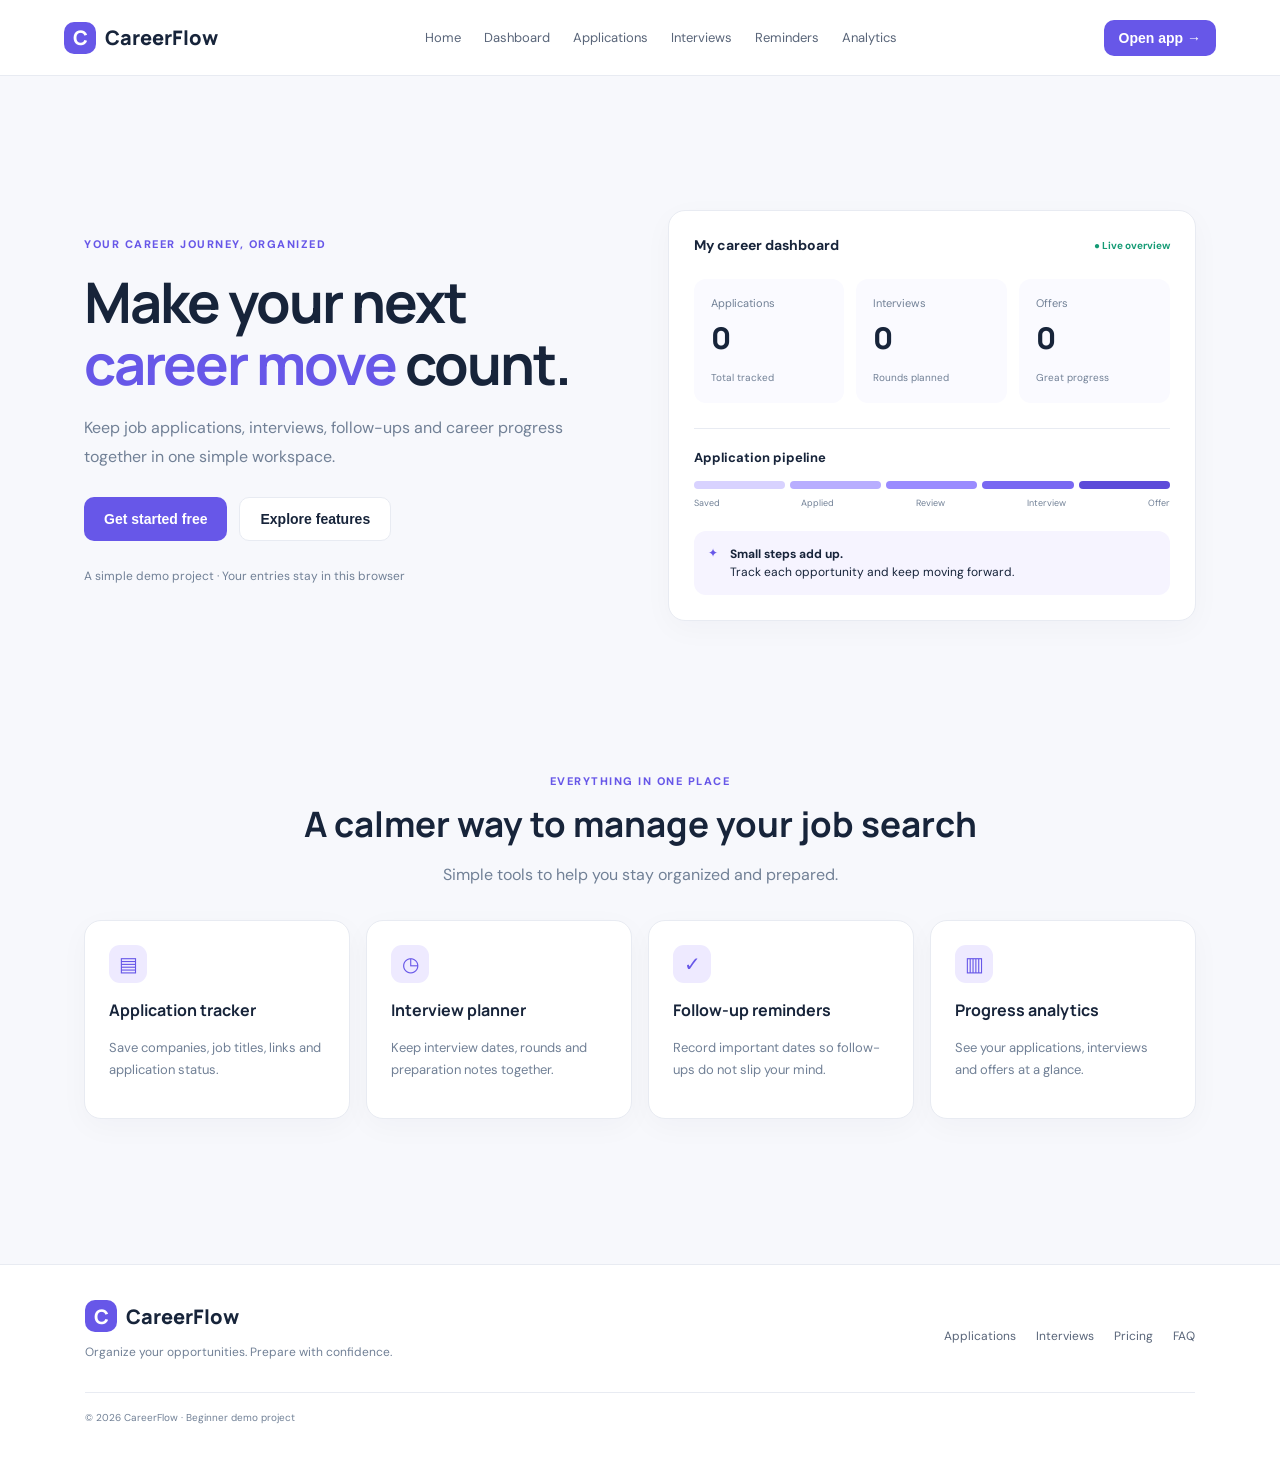
<file: careerflow_simplified/index.html>
<!DOCTYPE html>
<html lang="en">
<head>
  <meta charset="UTF-8">
  <meta name="viewport" content="width=device-width, initial-scale=1.0">
  <title>CareerFlow — Career Tracker</title>
  <link rel="stylesheet" href="style.css">
</head>
<body>
<header class="topbar">
  <a class="brand" href="#" data-page="home"><span class="brand-mark">C</span> CareerFlow</a>
  <button class="menu-toggle" id="menuToggle" aria-label="Toggle menu">☰</button>
  <nav id="mainNav">
    <a href="#" data-page="home">Home</a>
    <a href="#" data-page="dashboard">Dashboard</a>
    <a href="#" data-page="applications">Applications</a>
    <a href="#" data-page="interviews">Interviews</a>
    <a href="#" data-page="reminders">Reminders</a>
    <a href="#" data-page="analytics">Analytics</a>
  </nav>
  <button class="button small" data-page="dashboard">Open app →</button>
</header>

<main>
  <section class="page active" id="home">
    <div class="hero">
      <div class="hero-copy">
        <span class="eyebrow">YOUR CAREER JOURNEY, ORGANIZED</span>
        <h1>Make your next<br><span>career move</span> count.</h1>
        <p>Keep job applications, interviews, follow-ups and career progress together in one simple workspace.</p>
        <div class="hero-actions">
          <button class="button" data-page="dashboard">Get started free</button>
          <button class="button secondary" data-page="applications">Explore features</button>
        </div>
        <p class="muted">A simple demo project · Your entries stay in this browser</p>
      </div>
      <div class="preview-card">
        <div class="preview-head"><span>My career dashboard</span><span class="live-dot">● Live overview</span></div>
        <div class="stats">
          <div><small>Applications</small><strong id="homeApps">0</strong><em>Total tracked</em></div>
          <div><small>Interviews</small><strong id="homeInterviews">0</strong><em>Rounds planned</em></div>
          <div><small>Offers</small><strong id="homeOffers">0</strong><em>Great progress</em></div>
        </div>
        <div class="preview-pipeline"><b>Application pipeline</b><div class="pipeline-bars"><i></i><i></i><i></i><i></i><i></i></div><div class="pipeline-labels"><span>Saved</span><span>Applied</span><span>Review</span><span>Interview</span><span>Offer</span></div></div>
        <div class="tip">✦ <span><b>Small steps add up.</b><br>Track each opportunity and keep moving forward.</span></div>
      </div>
    </div>
    <section class="section">
      <div class="section-title"><span class="eyebrow">EVERYTHING IN ONE PLACE</span><h2>A calmer way to manage your job search</h2><p>Simple tools to help you stay organized and prepared.</p></div>
      <div class="feature-grid">
        <article class="feature"><div class="icon">▤</div><h3>Application tracker</h3><p>Save companies, job titles, links and application status.</p></article>
        <article class="feature"><div class="icon">◷</div><h3>Interview planner</h3><p>Keep interview dates, rounds and preparation notes together.</p></article>
        <article class="feature"><div class="icon">✓</div><h3>Follow-up reminders</h3><p>Record important dates so follow-ups do not slip your mind.</p></article>
        <article class="feature"><div class="icon">▥</div><h3>Progress analytics</h3><p>See your applications, interviews and offers at a glance.</p></article>
      </div>
    </section>
  </section>

  <section class="page" id="dashboard">
    <div class="page-heading"><div><span class="eyebrow">OVERVIEW</span><h1>Your dashboard</h1><p>Welcome back. Here is your career search at a glance.</p></div><button class="button" data-page="applications">+ Add application</button></div>
    <div class="stats dashboard-stats">
      <div class="stat-card"><small>Total applications</small><strong id="statApps">0</strong><em>Opportunities tracked</em></div>
      <div class="stat-card"><small>Interviews</small><strong id="statInterviews">0</strong><em>Interview records</em></div>
      <div class="stat-card"><small>Offers</small><strong id="statOffers">0</strong><em>Positive outcomes</em></div>
      <div class="stat-card"><small>Follow-ups</small><strong id="statReminders">0</strong><em>Reminders saved</em></div>
    </div>
    <div class="content-grid">
      <div class="panel"><div class="panel-title"><h2>Recent applications</h2><button class="text-button" data-page="applications">View all →</button></div><div id="recentApps" class="empty">No applications yet. Add your first opportunity.</div></div>
      <div class="panel"><h2>Quick actions</h2><div class="quick-links"><button data-page="applications">＋ Add a job application</button><button data-page="interviews">＋ Plan an interview</button><button data-page="reminders">＋ Create a reminder</button><button data-page="analytics">▥ View my progress</button></div></div>
    </div>
  </section>

  <section class="page" id="applications">
    <div class="page-heading"><div><span class="eyebrow">YOUR OPPORTUNITIES</span><h1>Applications</h1><p>Keep track of every role you are interested in.</p></div></div>
    <form id="applicationForm" class="panel form-grid">
      <label>Company name<input id="company" required placeholder="e.g. ABC Technologies"></label>
      <label>Job title<input id="jobTitle" required placeholder="e.g. Software Intern"></label>
      <label>Status<select id="appStatus"><option>Saved</option><option>Applied</option><option>Under Review</option><option>Interview</option><option>Offer</option><option>Rejected</option></select></label>
      <label>Application date<input id="appDate" type="date"></label>
      <label class="wide">Job link (optional)<input id="jobLink" type="url" placeholder="https://company.com/careers"></label>
      <button class="button wide" type="submit">Save application</button>
    </form>
    <div class="panel"><div class="panel-title"><h2>All applications</h2><span class="muted" id="appCount">0 records</span></div><div class="table-wrap"><table><thead><tr><th>Company / Role</th><th>Date</th><th>Status</th><th>Action</th></tr></thead><tbody id="applicationRows"></tbody></table></div></div>
  </section>

  <section class="page" id="interviews">
    <div class="page-heading"><div><span class="eyebrow">GET PREPARED</span><h1>Interviews</h1><p>Organize upcoming interview rounds and your preparation notes.</p></div></div>
    <form id="interviewForm" class="panel form-grid">
      <label>Company<input id="interviewCompany" required placeholder="Company name"></label>
      <label>Interview round<input id="interviewRound" required placeholder="e.g. Technical round"></label>
      <label>Date and time<input id="interviewDate" type="datetime-local" required></label>
      <label>Meeting link (optional)<input id="meetingLink" type="url" placeholder="https://..."></label>
      <label class="wide">Preparation notes<textarea id="interviewNotes" rows="3" placeholder="Topics to revise, questions to ask..."></textarea></label>
      <button class="button wide" type="submit">Save interview</button>
    </form>
    <div id="interviewList" class="cards-list"></div>
  </section>

  <section class="page" id="reminders">
    <div class="page-heading"><div><span class="eyebrow">STAY ON TRACK</span><h1>Reminders</h1><p>Record follow-ups, deadlines and career tasks.</p></div></div>
    <form id="reminderForm" class="panel form-grid">
      <label>Reminder title<input id="reminderTitle" required placeholder="e.g. Follow up with recruiter"></label>
      <label>Due date<input id="reminderDate" type="date" required></label>
      <label class="wide">Details (optional)<textarea id="reminderDetails" rows="2" placeholder="Add a short note"></textarea></label>
      <button class="button wide" type="submit">Add reminder</button>
    </form>
    <div id="reminderList" class="cards-list"></div>
  </section>

  <section class="page" id="analytics">
    <div class="page-heading"><div><span class="eyebrow">YOUR PROGRESS</span><h1>Analytics</h1><p>Understand how your career search is progressing.</p></div></div>
    <div class="stats dashboard-stats">
      <div class="stat-card"><small>Applications</small><strong id="anApps">0</strong></div>
      <div class="stat-card"><small>Interview rate</small><strong id="anRate">0%</strong></div>
      <div class="stat-card"><small>Offer rate</small><strong id="anOfferRate">0%</strong></div>
    </div>
    <div class="panel"><h2>Application status breakdown</h2><div id="statusBreakdown" class="breakdown"></div><p class="muted">These figures are calculated from the applications you add to this browser.</p></div>
  </section>

  <section class="page" id="pricing">
    <div class="section-title"><span class="eyebrow">SIMPLE AND CLEAR</span><h1>Free student project</h1><p>This simplified version includes the core tracking features at no cost.</p></div>
    <div class="feature-grid"><article class="feature price"><h2>Starter</h2><strong>Free</strong><p>Application tracking, interview planner, reminders and basic analytics.</p><button class="button" data-page="dashboard">Start using</button></article></div>
  </section>

  <section class="page" id="faq">
    <div class="section-title"><span class="eyebrow">HELP CENTER</span><h1>Frequently asked questions</h1></div>
    <div class="panel faq"><h3>Does this website need an account?</h3><p>No. This beginner version works locally in your browser and does not include login.</p><h3>Where is my information saved?</h3><p>Entries are stored in your browser using localStorage. Clearing browser data may remove them.</p><h3>Can I access my data from another device?</h3><p>Not in this version. A real multi-user service needs a backend and database.</p><h3>Can I publish this on GitHub Pages?</h3><p>Yes. This static HTML, CSS and JavaScript project can be hosted using GitHub Pages.</p></div>
  </section>
</main>

<footer><div><a class="brand" href="#" data-page="home"><span class="brand-mark">C</span> CareerFlow</a><p>Organize your opportunities. Prepare with confidence.</p></div><div class="footer-links"><a href="#" data-page="applications">Applications</a><a href="#" data-page="interviews">Interviews</a><a href="#" data-page="pricing">Pricing</a><a href="#" data-page="faq">FAQ</a></div><small>© 2026 CareerFlow · Beginner demo project</small></footer>
<script src="script.js"></script>
</body>
</html>
</file>
<file: careerflow_simplified/style.css>
@import url('https://fonts.googleapis.com/css2?family=DM+Sans:wght@400;500;600;700&family=Manrope:wght@400;500;600;700;800&display=swap');
:root{--ink:#17243a;--muted:#718096;--purple:#6757e8;--purple2:#eeeaff;--line:#e8ebf2;--bg:#f7f8fc;--green:#159b75}
*{box-sizing:border-box}body{margin:0;background:var(--bg);color:var(--ink);font-family:'DM Sans',sans-serif}h1,h2,h3,.brand{font-family:Manrope,sans-serif}a{color:inherit;text-decoration:none}.topbar{height:76px;background:#fff;border-bottom:1px solid var(--line);display:flex;align-items:center;justify-content:space-between;padding:0 max(calc((100% - 1160px)/2),5%);position:sticky;top:0;z-index:5}.brand{font-size:20px;font-weight:800;display:flex;align-items:center;gap:9px}.brand-mark{background:var(--purple);color:white;border-radius:10px;width:32px;height:32px;display:grid;place-items:center}.topbar nav{display:flex;gap:23px}.topbar nav a,.footer-links a{font-size:13px;color:#596579}.topbar nav a:hover,.footer-links a:hover{color:var(--purple)}.button{background:var(--purple);color:white;border:0;border-radius:10px;padding:13px 20px;font-weight:700;cursor:pointer;font-size:14px}.button:hover{filter:brightness(.95);transform:translateY(-1px)}.button.small{padding:10px 15px}.button.secondary{background:white;color:var(--ink);border:1px solid var(--line)}.menu-toggle{display:none;background:white;border:0;font-size:22px}main{max-width:1160px;margin:auto;padding:0 24px}.page{display:none;padding:58px 0 70px}.page.active{display:block}.hero{display:grid;grid-template-columns:1fr 1fr;gap:55px;align-items:center;padding:76px 0 88px}.eyebrow{color:var(--purple);font-weight:800;font-size:11px;letter-spacing:1.5px}.hero h1{font-size:56px;line-height:1.12;letter-spacing:-2px;margin:18px 0}.hero h1 span{color:var(--purple)}.hero-copy>p{color:var(--muted);line-height:1.8;max-width:490px}.hero-actions{display:flex;gap:12px;margin:25px 0}.muted{color:var(--muted);font-size:12px}.preview-card,.panel,.feature,.stat-card{background:white;border:1px solid var(--line);border-radius:17px;box-shadow:0 8px 30px #1d2c4a08}.preview-card{padding:25px}.preview-head,.panel-title,.page-heading{display:flex;justify-content:space-between;align-items:center;gap:15px}.preview-head{font-weight:700;font-size:14px}.live-dot{font-size:10px;color:var(--green)}.stats{display:grid;grid-template-columns:repeat(3,1fr);gap:12px;margin:25px 0}.stats>div{background:#fafaff;padding:17px;border-radius:12px}.stats small,.stat-card small{display:block;color:var(--muted);font-size:11px}.stats strong,.stat-card strong{display:block;font:800 30px Manrope;margin:7px 0}.stats em,.stat-card em{font-size:10px;color:var(--muted);font-style:normal}.preview-pipeline{border-top:1px solid var(--line);padding-top:20px;font-size:13px}.pipeline-bars{display:flex;gap:5px;margin:15px 0 8px}.pipeline-bars i{height:8px;border-radius:8px;background:#d8d2ff;flex:1}.pipeline-bars i:nth-child(2){background:#b8adff}.pipeline-bars i:nth-child(3){background:#9a8bff}.pipeline-bars i:nth-child(4){background:#7968f2}.pipeline-bars i:nth-child(5){background:#5d4bd9}.pipeline-labels{display:flex;justify-content:space-between;font-size:9px;color:var(--muted)}.tip{display:flex;gap:12px;background:#f6f4ff;padding:14px;border-radius:12px;margin-top:22px;color:var(--purple);font-size:12px}.tip span{color:var(--ink);line-height:1.5}.section{padding:45px 0 75px}.section-title{text-align:center;margin:15px auto 35px}.section-title h1,.section-title h2{font-size:35px;margin:10px 0}.section-title p,.page-heading p{color:var(--muted)}.feature-grid{display:grid;grid-template-columns:repeat(4,1fr);gap:16px}.feature{padding:24px}.feature .icon{width:38px;height:38px;background:var(--purple2);color:var(--purple);border-radius:11px;display:grid;place-items:center;font-size:20px}.feature h3{font-size:16px}.feature p{font-size:13px;color:var(--muted);line-height:1.7}.page-heading{margin-bottom:27px}.page-heading h1{font-size:34px;margin:8px 0}.dashboard-stats{grid-template-columns:repeat(4,1fr)}.stat-card{padding:22px}.content-grid{display:grid;grid-template-columns:1.4fr 1fr;gap:18px}.panel{padding:23px;margin-bottom:18px}.panel h2{font-size:17px;margin:0 0 17px}.text-button{border:0;background:none;color:var(--purple);font-weight:700;cursor:pointer}.empty{color:var(--muted);font-size:13px;padding:15px 0}.quick-links{display:grid;gap:10px}.quick-links button{padding:12px;text-align:left;border:1px solid var(--line);background:#fff;border-radius:9px;cursor:pointer;color:var(--ink)}.quick-links button:hover{border-color:var(--purple)}.form-grid{display:grid;grid-template-columns:repeat(2,1fr);gap:15px}.form-grid label{font-size:12px;font-weight:700;color:#596579}.form-grid input,.form-grid select,.form-grid textarea{display:block;width:100%;margin-top:7px;padding:12px;border:1px solid var(--line);border-radius:9px;font:13px 'DM Sans';background:#fff;color:var(--ink)}.form-grid input:focus,.form-grid textarea:focus{outline:2px solid #d9d3ff;border-color:var(--purple)}.wide{grid-column:1/-1}.table-wrap{overflow-x:auto}table{width:100%;border-collapse:collapse;text-align:left;font-size:12px}th,td{padding:13px 10px;border-bottom:1px solid var(--line)}th{color:var(--muted);font-weight:600}.badge{display:inline-block;background:var(--purple2);color:var(--purple);padding:5px 9px;border-radius:20px;font-size:10px}.delete{border:0;background:#fff0f0;color:#c44;padding:6px 9px;border-radius:7px;cursor:pointer}.cards-list{display:grid;grid-template-columns:repeat(2,1fr);gap:14px}.record{background:white;border:1px solid var(--line);border-radius:13px;padding:18px}.record h3{font-size:15px;margin:0 0 7px}.record p{font-size:12px;color:var(--muted);line-height:1.6}.record .delete{margin-top:8px}.breakdown-row{display:grid;grid-template-columns:120px 1fr 35px;align-items:center;gap:12px;margin:17px 0;font-size:12px}.track{height:9px;background:#f0eff8;border-radius:10px;overflow:hidden}.fill{height:100%;background:var(--purple);border-radius:10px}.price{max-width:380px;margin:auto;text-align:center}.price strong{font:800 36px Manrope;color:var(--purple)}.faq{max-width:760px;margin:auto}.faq h3{font-size:15px;margin-top:24px}.faq p{font-size:13px;color:var(--muted);line-height:1.7}footer{background:#fff;border-top:1px solid var(--line);padding:35px max(calc((100% - 1110px)/2),5%);display:grid;grid-template-columns:1fr 1fr;gap:20px}footer p{font-size:12px;color:var(--muted)}.footer-links{display:flex;gap:20px;justify-content:flex-end;align-items:center}.footer-links a{font-size:12px}footer small{grid-column:1/-1;color:var(--muted);font-size:10px;border-top:1px solid var(--line);padding-top:18px}
@media(max-width:850px){.topbar{padding:0 20px}.topbar nav{display:none;position:absolute;top:75px;left:0;right:0;background:white;padding:20px;flex-direction:column;border-bottom:1px solid var(--line)}.topbar nav.open{display:flex}.menu-toggle{display:block;margin-left:auto;margin-right:12px}.topbar>.button{display:none}.hero{grid-template-columns:1fr;padding:55px 0}.hero h1{font-size:45px}.feature-grid{grid-template-columns:repeat(2,1fr)}.dashboard-stats{grid-template-columns:repeat(2,1fr)}}
@media(max-width:560px){main{padding:0 16px}.hero h1{font-size:39px}.stats{grid-template-columns:1fr 1fr}.feature-grid,.content-grid,.cards-list,.form-grid{grid-template-columns:1fr}.wide{grid-column:auto}.page-heading{align-items:flex-start;flex-direction:column}.page-heading h1{font-size:29px}.section-title h1,.section-title h2{font-size:28px}footer{grid-template-columns:1fr}.footer-links{justify-content:flex-start;flex-wrap:wrap}footer small{grid-column:auto}.pipeline-labels{font-size:8px}}
</file>
